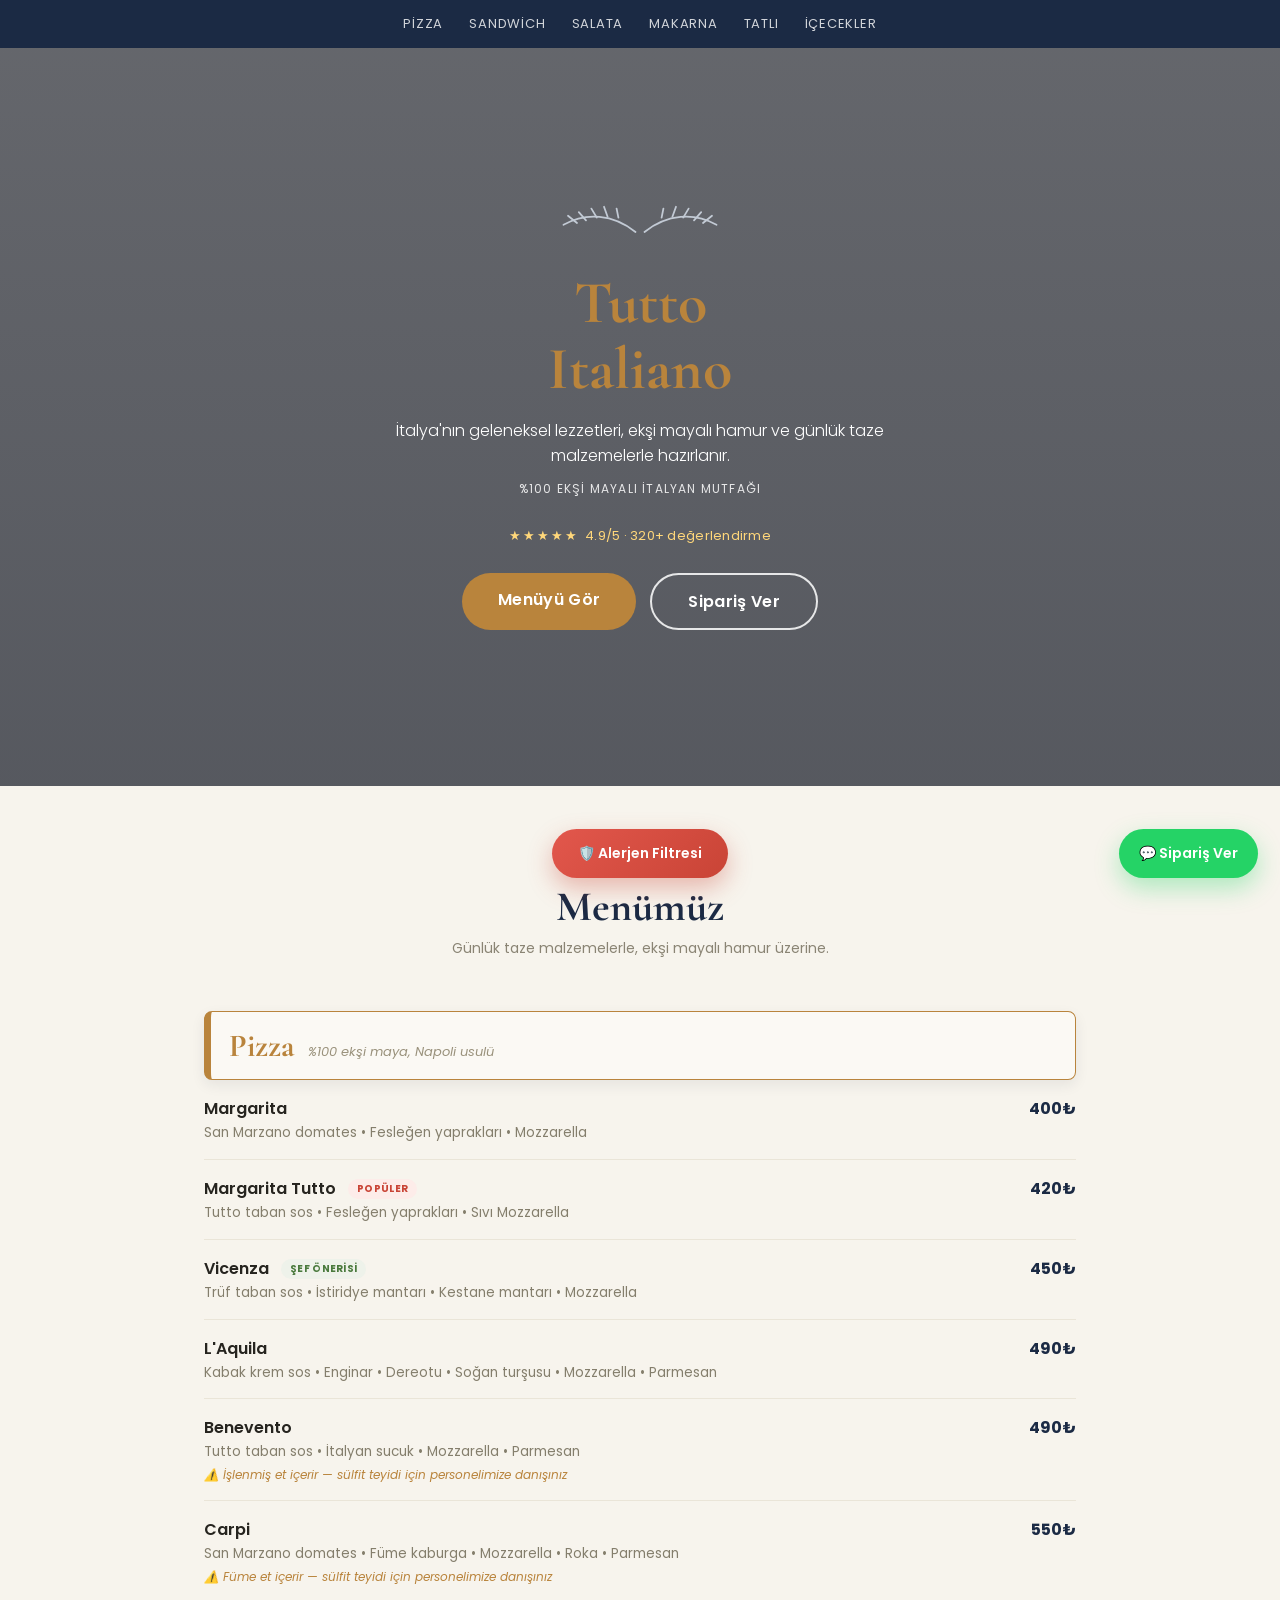
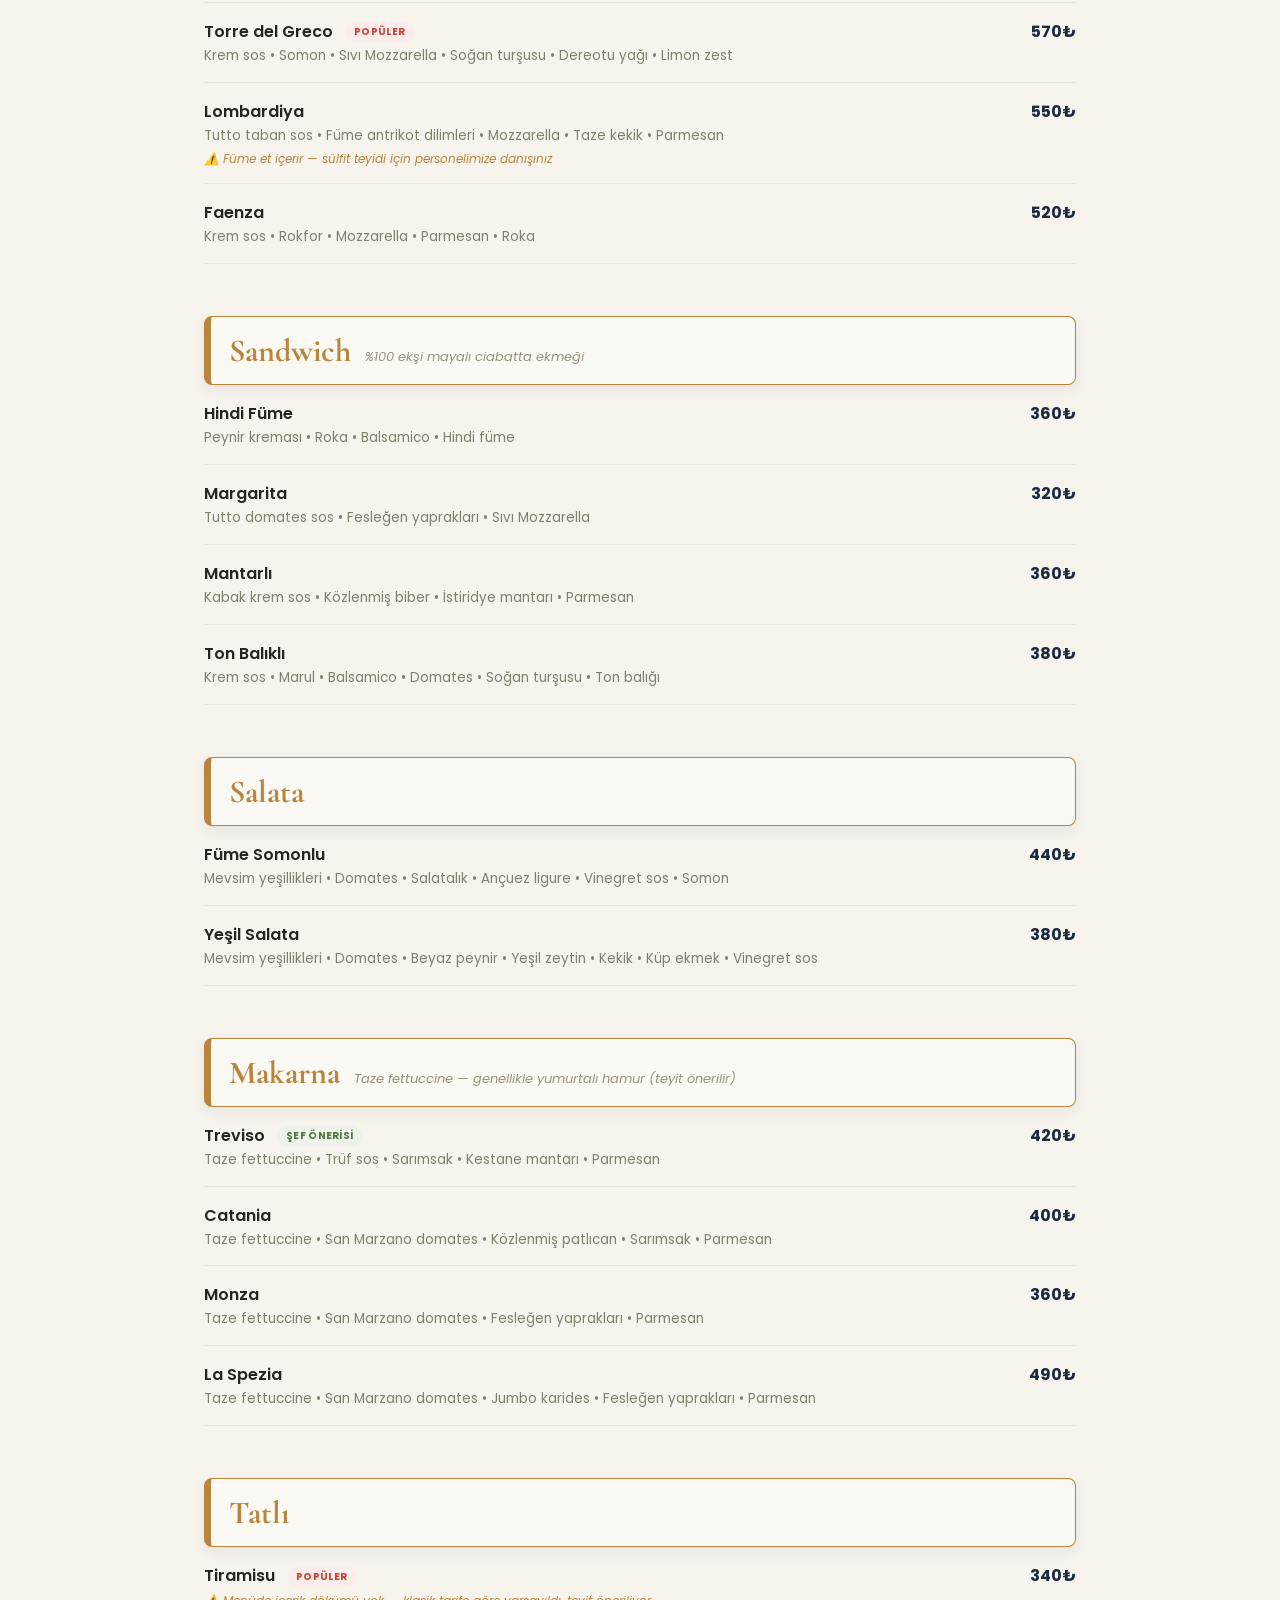
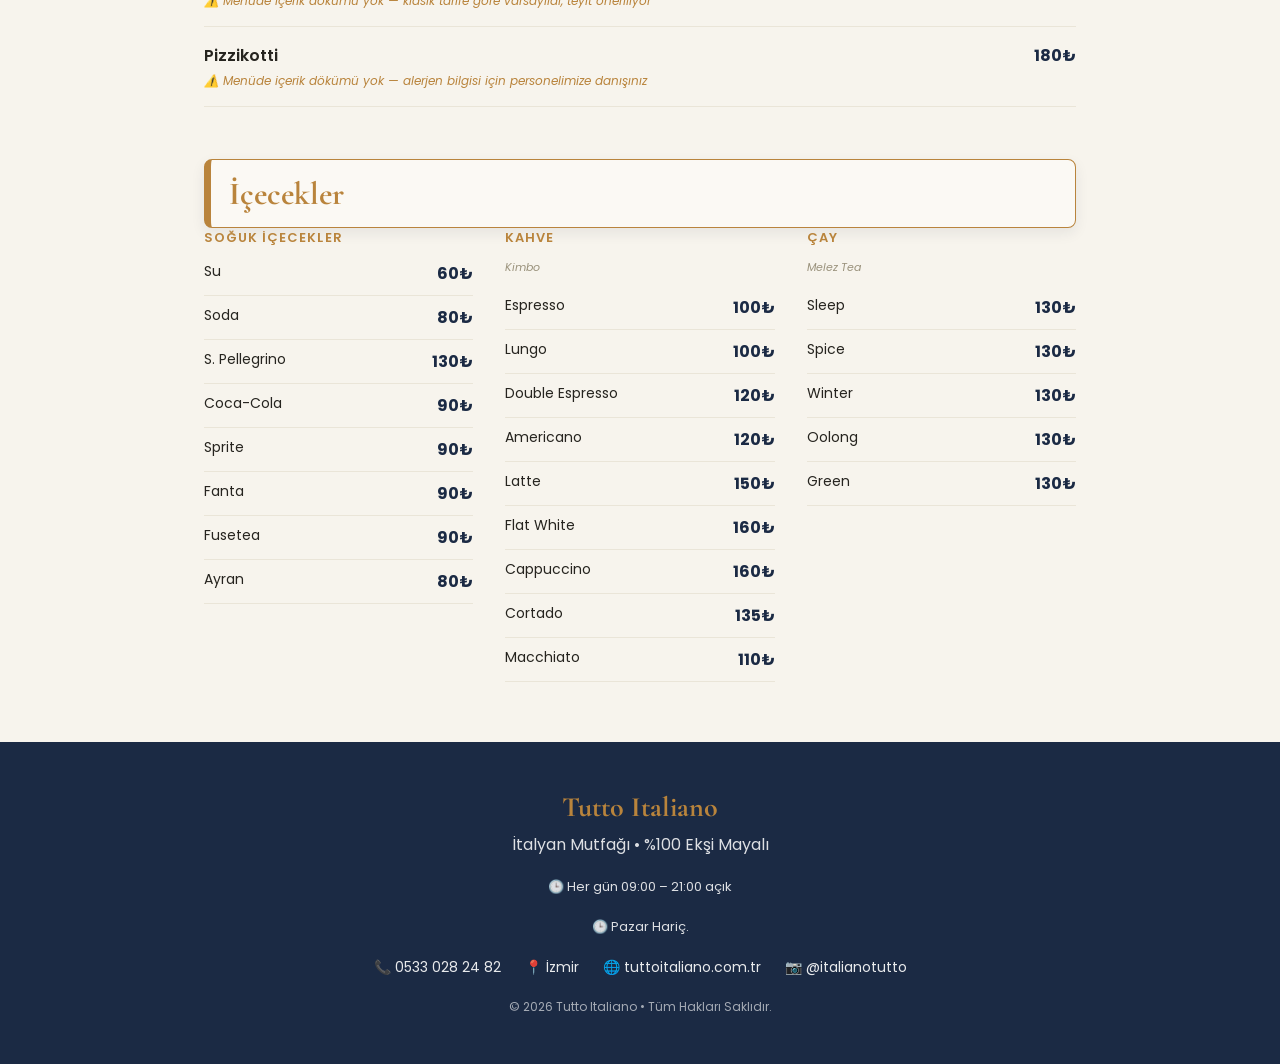
<file: index.html>
<!DOCTYPE html>
<html lang="tr">
<head>
<meta charset="UTF-8">
<meta name="viewport" content="width=device-width, initial-scale=1.0">
<title>Tutto Italiano | İzmir'de İtalyan Mutfağı</title>
<meta name="description" content="Tutto Italiano — İzmir'de %100 ekşi mayalı İtalyan mutfağı. Napoli usulü pizza, taze fettuccine, sandviç, salata ve daha fazlası. Hemen rezervasyon yapın veya sipariş verin.">
<meta property="og:type" content="restaurant.restaurant">
<meta property="og:title" content="Tutto Italiano | İzmir'de İtalyan Mutfağı">
<meta property="og:description" content="İzmir'de %100 ekşi mayalı İtalyan mutfağı. Napoli usulü pizza, taze fettuccine, sandviç, salata ve daha fazlası.">
<meta property="og:image" content="https://images.unsplash.com/photo-1513104890138-7c749659a591?q=80&w=1600&auto=format&fit=crop">
<meta property="og:locale" content="tr_TR">
<meta name="twitter:card" content="summary_large_image">
<meta name="twitter:title" content="Tutto Italiano | İzmir'de İtalyan Mutfağı">
<meta name="twitter:description" content="İzmir'de %100 ekşi mayalı İtalyan mutfağı. Napoli usulü pizza, taze fettuccine ve daha fazlası.">
<meta name="twitter:image" content="https://images.unsplash.com/photo-1513104890138-7c749659a591?q=80&w=1600&auto=format&fit=crop">
<link rel="preconnect" href="https://fonts.googleapis.com">
<link rel="preconnect" href="https://fonts.gstatic.com" crossorigin>
<link href="https://fonts.googleapis.com/css2?family=Poppins:wght@300;400;500;600&family=Cormorant+Garamond:ital,wght@0,600;0,700;1,600&display=swap" rel="stylesheet">
<style>
html{scroll-behavior:smooth}
:root{
  --cream:#f7f4ed;
  --paper:#fbf9f4;
  --ink:#26241f;
  --navy:#1b2a44;
  --gold:#b9843c;
  --line:#e2d9c4;
}
*{box-sizing:border-box}
body{margin:0;font-family:Poppins,sans-serif;background:var(--cream);color:var(--ink)}
body.modal-open{overflow:hidden}
a{color:inherit}

nav{
  position:sticky;top:0;z-index:10;
  display:flex;justify-content:center;gap:26px;flex-wrap:wrap;
  background:var(--navy);padding:14px 20px;
}
nav a{
  font-size:13px;letter-spacing:.06em;text-transform:uppercase;
  text-decoration:none;color:#fff;opacity:.8;transition:opacity .2s;
}
nav a:hover,nav a:focus-visible{opacity:1;text-decoration:underline}

header{
  min-height:82vh;display:flex;justify-content:center;align-items:center;text-align:center;color:#fff;
  background:linear-gradient(rgba(10,15,28,.62),rgba(10,15,28,.68)),url('https://images.unsplash.com/photo-1513104890138-7c749659a591?q=80&w=1600&auto=format&fit=crop') center/cover;
  padding:50px 20px;
}
.wreath{width:180px;height:auto;margin:0 auto 4px;opacity:.92}
.logo{font:700 60px 'Cormorant Garamond',serif;line-height:1.1;color:var(--gold)}
.hero-text{max-width:520px;margin:16px auto 4px;font-weight:300}
.hero-tag{letter-spacing:.1em;text-transform:uppercase;font-size:12px;opacity:.85}
.btn{
  display:inline-block;padding:14px 36px;background:var(--gold);
  color:#fff;text-decoration:none;border-radius:40px;font-weight:600;letter-spacing:.02em;
  transition:transform .2s,box-shadow .2s;
}
.btn:hover,.btn:focus-visible{transform:translateY(-2px);box-shadow:0 8px 20px rgba(0,0,0,.3)}

section{max-width:920px;margin:auto;padding:60px 24px}
h2{font:700 42px 'Cormorant Garamond',serif;color:var(--navy);text-align:center;margin-bottom:6px}
.subtitle{text-align:center;color:#8a8474;margin-top:0;margin-bottom:0;font-size:14px}

.category{
  scroll-margin-top:70px;
  display:flex;align-items:baseline;gap:14px;
  margin-top:52px;padding:14px 18px;
  background:var(--paper);border:1px solid var(--gold);border-left:7px solid var(--gold);
  border-radius:8px;box-shadow:0 5px 14px rgba(27,42,68,.08);
}
.category b{font:700 32px 'Cormorant Garamond',serif;color:var(--gold)}
.category small{color:#9a927c;font-size:13px;font-style:italic}

.item{display:flex;justify-content:space-between;gap:20px;padding:16px 0;border-bottom:1px solid #eae5d8}
.item .name{font-weight:600}
.item .desc{display:block;margin-top:3px;color:#847e6c;font-size:13.5px;line-height:1.4}
.item .allergen-note{display:block;margin-top:5px;color:#b9843c;font-size:12px;font-style:italic;line-height:1.4}
.price{font-weight:700;color:var(--navy);white-space:nowrap}

.drinks-grid{display:grid;grid-template-columns:repeat(3,1fr);gap:0 32px}
.drinks-grid .col h4{
  font:600 13px Poppins,sans-serif;letter-spacing:.08em;text-transform:uppercase;
  color:var(--gold);margin:0 0 4px;
}
.drinks-grid .col .sub{font-size:11px;color:#9a927c;margin-bottom:10px;font-style:italic}
.drinks-grid .item{padding:9px 0}
.drinks-grid .item .name{font-size:14px;font-weight:400}

footer{background:var(--navy);color:#fff;text-align:center;padding:48px 20px}
footer h3{font:700 28px 'Cormorant Garamond',serif;margin:0 0 8px;color:var(--gold)}
footer .tagline{opacity:.85;margin:0 0 20px}
.footer-info{
  display:flex;justify-content:center;gap:24px;flex-wrap:wrap;margin-bottom:20px;
}
.footer-info a{text-decoration:none;opacity:.9;font-size:14px}
.footer-info a:hover,.footer-info a:focus-visible{opacity:1;text-decoration:underline}
.copyright{font-size:12px;opacity:.6;margin:0}

@media(max-width:640px){
  .item{flex-direction:column;gap:2px}
  .logo{font-size:44px}
  .wreath{width:130px}
  nav{gap:14px;padding:12px}
  nav a{font-size:11px}
  .drinks-grid{grid-template-columns:1fr;gap:24px}
  .category{align-items:flex-start;flex-direction:column;gap:2px;padding:12px 14px}
  .category b{font-size:26px}
  .allergen-grid{grid-template-columns:1fr}
}

@media (prefers-reduced-motion: reduce){
  .btn{transition:none}
}

/* Allergen filter */
.allergen-fab{
  position:fixed;left:50%;bottom:22px;transform:translateX(-50%);
  display:flex;align-items:center;gap:8px;
  background:linear-gradient(135deg,#e2574c,#c94436);color:#fff;
  border:none;padding:14px 26px;border-radius:40px;font:600 14px Poppins,sans-serif;
  box-shadow:0 10px 24px rgba(201,68,54,.35);cursor:pointer;z-index:20;
}
.allergen-fab:hover,.allergen-fab:focus-visible{box-shadow:0 12px 28px rgba(201,68,54,.45)}
.allergen-badge{
  background:#fff;color:#c94436;font-size:11px;font-weight:700;
  border-radius:50%;width:18px;height:18px;display:none;align-items:center;justify-content:center;
}
.allergen-badge.show{display:inline-flex}

.allergen-overlay{
  display:none;position:fixed;inset:0;background:rgba(15,20,30,.55);z-index:30;
  justify-content:center;align-items:flex-end;
}
.allergen-overlay.open{display:flex}
.allergen-modal{
  background:#fff;width:100%;max-width:560px;max-height:88vh;overflow-y:auto;
  border-radius:24px 24px 0 0;padding:26px 24px 30px;
}
@media(min-width:640px){
  .allergen-overlay{align-items:center}
  .allergen-modal{border-radius:20px;margin:20px}
}
.allergen-modal-head{display:flex;justify-content:space-between;align-items:center;border-bottom:1px solid var(--line);padding-bottom:14px;margin-bottom:16px}
.allergen-modal-head h3{font:700 24px 'Cormorant Garamond',serif;margin:0;color:var(--navy)}
.allergen-close{background:none;border:none;font-size:22px;line-height:1;cursor:pointer;color:#888;padding:4px}
.allergen-modal p.desc{color:#736c58;font-size:13.5px;margin:0 0 20px}
.allergen-grid{display:grid;grid-template-columns:1fr 1fr;gap:10px}
.allergen-pill{
  display:flex;align-items:center;gap:8px;justify-content:center;
  background:#f1efe8;border:2px solid transparent;border-radius:40px;
  padding:12px 14px;font-size:14px;font-weight:500;cursor:pointer;color:var(--ink);
  transition:background .15s,border-color .15s;
}
.allergen-pill.active{background:#fdece9;border-color:#e2574c;color:#c94436;font-weight:600}
.allergen-apply{
  width:100%;margin-top:22px;padding:15px;border:none;border-radius:40px;
  background:linear-gradient(135deg,#e2574c,#c94436);color:#fff;font:600 15px Poppins,sans-serif;
  cursor:pointer;
}
.allergen-clear{
  width:100%;margin-top:10px;padding:12px;border:none;border-radius:40px;
  background:none;color:#8a8474;font:500 13px Poppins,sans-serif;cursor:pointer;text-decoration:underline;
}
.item.allergen-hidden{display:none}
.no-results{color:#9a927c;font-size:13.5px;font-style:italic;padding:8px 0}

/* Sales & polish additions */
.hero-cta-group{display:flex;gap:14px;flex-wrap:wrap;justify-content:center;margin-top:26px}
.btn-outline{background:transparent;border:2px solid rgba(255,255,255,.85);box-shadow:none}
.btn-outline:hover,.btn-outline:focus-visible{background:rgba(255,255,255,.14)}
.hero-rating{display:inline-flex;align-items:center;gap:6px;margin-top:16px;font-size:13px;letter-spacing:.02em;color:#ffd77a;text-decoration:none;transition:opacity .2s}
.hero-rating:hover,.hero-rating:focus-visible{opacity:.85;text-decoration:underline}
.hero-rating .stars{letter-spacing:2px}

.tag-badge{display:inline-block;margin-left:8px;padding:2px 9px;border-radius:20px;font-size:10px;font-weight:700;letter-spacing:.03em;text-transform:uppercase;vertical-align:middle}
.tag-badge.popular{background:#fdece9;color:#c94436}
.tag-badge.chef{background:#eef2ea;color:#4a7a3d}

.item:hover{background:#f5f1e6}
.drinks-grid .item:hover{background:transparent}

.reveal{opacity:0;transform:translateY(18px);transition:opacity .6s ease,transform .6s ease}
.reveal.visible{opacity:1;transform:none}

.whatsapp-fab{
  position:fixed;right:22px;bottom:22px;z-index:20;display:flex;align-items:center;gap:8px;
  background:#25d366;color:#fff;text-decoration:none;padding:14px 20px;border-radius:40px;
  font:600 14px Poppins,sans-serif;box-shadow:0 10px 24px rgba(37,211,102,.35);
  transition:transform .2s,box-shadow .2s;
}
.whatsapp-fab:hover,.whatsapp-fab:focus-visible{transform:translateY(-2px);box-shadow:0 12px 28px rgba(37,211,102,.45)}

.footer-hours{font-size:13px;opacity:.85;margin:0 0 20px}

@media(max-width:640px){
  .hero-cta-group{flex-direction:column;align-items:stretch}
  .whatsapp-fab{right:14px;bottom:14px;padding:12px 16px;font-size:13px}
  .allergen-fab{padding:12px 20px;font-size:13px}
}

@media (prefers-reduced-motion: reduce){
  .reveal{transition:none;opacity:1;transform:none}
}
</style>

<script type="application/ld+json">
{
  "@context": "https://schema.org",
  "@type": "Restaurant",
  "name": "Tutto Italiano",
  "servesCuisine": "İtalyan",
  "priceRange": "₺₺",
  "telephone": "+905330282482",
  "address": {
    "@type": "PostalAddress",
    "streetAddress": "Ataşehir, 8220. Sk. No:28/A",
    "addressLocality": "Çiğli/İzmir",
    "addressCountry": "TR"
  },
  "geo": {
    "@type": "GeoCoordinates",
    "latitude": 38.4928157,
    "longitude": 27.0520182
  },
  "hasMap": "https://www.google.com/maps/place/Tutto+Italiano,+Ata%C5%9Fehir,+8220.+Sk.+28%2FA,+35620+%C3%87i%C4%9Fli%2F%C4%B0zmir/data=!4m2!3m1!1s0x14bbd1d3eb0d861b:0xad5d94c444c9d91!17m2!4m1!1e3!18m1!1e1",
  "url": "https://tuttoitaliano.com.tr",
  "sameAs": ["https://instagram.com/italianotutto"],
  "image": "https://images.unsplash.com/photo-1513104890138-7c749659a591?q=80&w=1600&auto=format&fit=crop",
  "aggregateRating": {
    "@type": "AggregateRating",
    "ratingValue": "4.9",
    "reviewCount": "134"
  },
  "menu": "https://tuttoitaliano.com.tr/#menu"
}
</script>
</head>
<body>

<nav aria-label="Menü kategorileri">
<a href="#pizza">Pizza</a>
<a href="#sandwich">Sandwich</a>
<a href="#salata">Salata</a>
<a href="#makarna">Makarna</a>
<a href="#tatli">Tatlı</a>
<a href="#icecekler">İçecekler</a>
</nav>

<header>
<div>
<svg class="wreath" viewBox="0 0 200 60" fill="none" xmlns="http://www.w3.org/2000/svg" aria-hidden="true">
  <g stroke="#cbd3de" stroke-width="2" fill="none" stroke-linecap="round">
    <path d="M95 30 C70 10, 40 8, 15 22"/>
    <path d="M30 20 L20 12 M40 17 L32 8 M52 14 L46 4 M64 13 L60 2 M76 14 L74 4"/>
  </g>
  <g stroke="#cbd3de" stroke-width="2" fill="none" stroke-linecap="round">
    <path d="M105 30 C130 10, 160 8, 185 22"/>
    <path d="M170 20 L180 12 M160 17 L168 8 M148 14 L154 4 M136 13 L140 2 M124 14 L126 4"/>
  </g>
</svg>
<div class="logo">Tutto<br>Italiano</div>
<p class="hero-text">İtalya'nın geleneksel lezzetleri, ekşi mayalı hamur ve günlük taze malzemelerle hazırlanır.</p>
<p class="hero-tag">%100 Ekşi Mayalı İtalyan Mutfağı</p>
<a class="hero-rating" href="https://www.google.com/maps/place/Tutto+Italiano/@38.4928157,27.0520182,17z/data=!4m18!1m9!3m8!1s0x14bbd1d3eb0d861b:0xad5d94c444c9d91!2sTutto+Italiano!8m2!3d38.4928157!4d27.0520182!9m1!1b1!16s%2Fg%2F11mzhjl48l!3m7!1s0x14bbd1d3eb0d861b:0xad5d94c444c9d91!8m2!3d38.4928157!4d27.0520182!9m1!1b1!16s%2Fg%2F11mzhjl48l!17m2!4m1!1e3!18m1!1e1" target="_blank" rel="noopener"><span class="stars" aria-hidden="true">★★★★★</span> 4.9/5 · 320+ değerlendirme</a>
<div class="hero-cta-group">
<a class="btn" href="#menu">Menüyü Gör</a>
<a class="btn btn-outline" href="https://wa.me/905330282482?text=Merhaba%2C%20sipari%C5%9F%20vermek%20istiyorum" target="_blank" rel="noopener">Sipariş Ver</a>
</div>
</div>
</header>

<section id="menu">
<h2>Menümüz</h2>
<p class="subtitle">Günlük taze malzemelerle, ekşi mayalı hamur üzerine.</p>

<div class="category reveal" id="pizza"><b>Pizza</b><small>%100 ekşi maya, Napoli usulü</small></div>
<div class="item allergen-item" data-allergens="gluten,sut"><div><span class="name">Margarita</span><span class="desc">San Marzano domates • Fesleğen yaprakları • Mozzarella</span></div><div class="price">400₺</div></div>
<div class="item allergen-item" data-allergens="gluten,sut"><div><span class="name">Margarita Tutto <span class="tag-badge popular">Popüler</span></span><span class="desc">Tutto taban sos • Fesleğen yaprakları • Sıvı Mozzarella</span></div><div class="price">420₺</div></div>
<div class="item allergen-item" data-allergens="gluten,sut"><div><span class="name">Vicenza <span class="tag-badge chef">Şef Önerisi</span></span><span class="desc">Trüf taban sos • İstiridye mantarı • Kestane mantarı • Mozzarella</span></div><div class="price">450₺</div></div>
<div class="item allergen-item" data-allergens="gluten,sut"><div><span class="name">L'Aquila</span><span class="desc">Kabak krem sos • Enginar • Dereotu • Soğan turşusu • Mozzarella • Parmesan</span></div><div class="price">490₺</div></div>
<div class="item allergen-item" data-allergens="gluten,sut,sulfit"><div><span class="name">Benevento</span><span class="desc">Tutto taban sos • İtalyan sucuk • Mozzarella • Parmesan</span><span class="allergen-note">⚠️ İşlenmiş et içerir — sülfit teyidi için personelimize danışınız</span></div><div class="price">490₺</div></div>
<div class="item allergen-item" data-allergens="gluten,sut,sulfit"><div><span class="name">Carpi</span><span class="desc">San Marzano domates • Füme kaburga • Mozzarella • Roka • Parmesan</span><span class="allergen-note">⚠️ Füme et içerir — sülfit teyidi için personelimize danışınız</span></div><div class="price">550₺</div></div>
<div class="item allergen-item" data-allergens="gluten,sut,balik"><div><span class="name">Torre del Greco <span class="tag-badge popular">Popüler</span></span><span class="desc">Krem sos • Somon • Sıvı Mozzarella • Soğan turşusu • Dereotu yağı • Limon zest</span></div><div class="price">570₺</div></div>
<div class="item allergen-item" data-allergens="gluten,sut,sulfit"><div><span class="name">Lombardiya</span><span class="desc">Tutto taban sos • Füme antrikot dilimleri • Mozzarella • Taze kekik • Parmesan</span><span class="allergen-note">⚠️ Füme et içerir — sülfit teyidi için personelimize danışınız</span></div><div class="price">550₺</div></div>
<div class="item allergen-item" data-allergens="gluten,sut"><div><span class="name">Faenza</span><span class="desc">Krem sos • Rokfor • Mozzarella • Parmesan • Roka</span></div><div class="price">520₺</div></div>
<p class="no-results" data-section="pizza" hidden>Seçtiğiniz alerjenlere göre bu kategoride uygun ürün bulunamadı.</p>

<div class="category reveal" id="sandwich"><b>Sandwich</b><small>%100 ekşi mayalı ciabatta ekmeği</small></div>
<div class="item"><div><span class="name">Hindi Füme</span><span class="desc">Peynir kreması • Roka • Balsamico • Hindi füme</span></div><div class="price">360₺</div></div>
<div class="item"><div><span class="name">Margarita</span><span class="desc">Tutto domates sos • Fesleğen yaprakları • Sıvı Mozzarella</span></div><div class="price">320₺</div></div>
<div class="item"><div><span class="name">Mantarlı</span><span class="desc">Kabak krem sos • Közlenmiş biber • İstiridye mantarı • Parmesan</span></div><div class="price">360₺</div></div>
<div class="item"><div><span class="name">Ton Balıklı</span><span class="desc">Krem sos • Marul • Balsamico • Domates • Soğan turşusu • Ton balığı</span></div><div class="price">380₺</div></div>

<div class="category reveal" id="salata"><b>Salata</b></div>
<div class="item"><div><span class="name">Füme Somonlu</span><span class="desc">Mevsim yeşillikleri • Domates • Salatalık • Ançuez ligure • Vinegret sos • Somon</span></div><div class="price">440₺</div></div>
<div class="item"><div><span class="name">Yeşil Salata</span><span class="desc">Mevsim yeşillikleri • Domates • Beyaz peynir • Yeşil zeytin • Kekik • Küp ekmek • Vinegret sos</span></div><div class="price">380₺</div></div>

<div class="category reveal" id="makarna"><b>Makarna</b><small>Taze fettuccine — genellikle yumurtalı hamur (teyit önerilir)</small></div>
<div class="item allergen-item" data-allergens="gluten,yumurta,sut"><div><span class="name">Treviso <span class="tag-badge chef">Şef Önerisi</span></span><span class="desc">Taze fettuccine • Trüf sos • Sarımsak • Kestane mantarı • Parmesan</span></div><div class="price">420₺</div></div>
<div class="item allergen-item" data-allergens="gluten,yumurta,sut"><div><span class="name">Catania</span><span class="desc">Taze fettuccine • San Marzano domates • Közlenmiş patlıcan • Sarımsak • Parmesan</span></div><div class="price">400₺</div></div>
<div class="item allergen-item" data-allergens="gluten,yumurta,sut"><div><span class="name">Monza</span><span class="desc">Taze fettuccine • San Marzano domates • Fesleğen yaprakları • Parmesan</span></div><div class="price">360₺</div></div>
<div class="item allergen-item" data-allergens="gluten,yumurta,sut,kabuklu-deniz"><div><span class="name">La Spezia</span><span class="desc">Taze fettuccine • San Marzano domates • Jumbo karides • Fesleğen yaprakları • Parmesan</span></div><div class="price">490₺</div></div>
<p class="no-results" data-section="makarna" hidden>Seçtiğiniz alerjenlere göre bu kategoride uygun ürün bulunamadı.</p>

<div class="category reveal" id="tatli"><b>Tatlı</b></div>
<div class="item allergen-item" data-allergens="gluten,sut,yumurta"><div><span class="name">Tiramisu <span class="tag-badge popular">Popüler</span></span><span class="allergen-note">⚠️ Menüde içerik dökümü yok — klasik tarife göre varsayıldı, teyit öneriliyor</span></div><div class="price">340₺</div></div>
<div class="item allergen-item" data-allergens="gluten"><div><span class="name">Pizzikotti</span><span class="allergen-note">⚠️ Menüde içerik dökümü yok — alerjen bilgisi için personelimize danışınız</span></div><div class="price">180₺</div></div>
<p class="no-results" data-section="tatli" hidden>Seçtiğiniz alerjenlere göre bu kategoride uygun ürün bulunamadı.</p>

<div class="category reveal" id="icecekler"><b>İçecekler</b></div>
<div class="drinks-grid">
  <div class="col">
    <h4>Soğuk İçecekler</h4>
    <div class="item"><div class="name">Su</div><div class="price">60₺</div></div>
    <div class="item"><div class="name">Soda</div><div class="price">80₺</div></div>
    <div class="item"><div class="name">S. Pellegrino</div><div class="price">130₺</div></div>
    <div class="item"><div class="name">Coca-Cola</div><div class="price">90₺</div></div>
    <div class="item"><div class="name">Sprite</div><div class="price">90₺</div></div>
    <div class="item"><div class="name">Fanta</div><div class="price">90₺</div></div>
    <div class="item"><div class="name">Fusetea</div><div class="price">90₺</div></div>
    <div class="item"><div class="name">Ayran</div><div class="price">80₺</div></div>
  </div>
  <div class="col">
    <h4>Kahve</h4>
    <p class="sub">Kimbo</p>
    <div class="item"><div class="name">Espresso</div><div class="price">100₺</div></div>
    <div class="item"><div class="name">Lungo</div><div class="price">100₺</div></div>
    <div class="item"><div class="name">Double Espresso</div><div class="price">120₺</div></div>
    <div class="item"><div class="name">Americano</div><div class="price">120₺</div></div>
    <div class="item"><div class="name">Latte</div><div class="price">150₺</div></div>
    <div class="item"><div class="name">Flat White</div><div class="price">160₺</div></div>
    <div class="item"><div class="name">Cappuccino</div><div class="price">160₺</div></div>
    <div class="item"><div class="name">Cortado</div><div class="price">135₺</div></div>
    <div class="item"><div class="name">Macchiato</div><div class="price">110₺</div></div>
  </div>
  <div class="col">
    <h4>Çay</h4>
    <p class="sub">Melez Tea</p>
    <div class="item"><div class="name">Sleep</div><div class="price">130₺</div></div>
    <div class="item"><div class="name">Spice</div><div class="price">130₺</div></div>
    <div class="item"><div class="name">Winter</div><div class="price">130₺</div></div>
    <div class="item"><div class="name">Oolong</div><div class="price">130₺</div></div>
    <div class="item"><div class="name">Green</div><div class="price">130₺</div></div>
  </div>
</div>

</section>

<footer>
<h3>Tutto Italiano</h3>
<p class="tagline">İtalyan Mutfağı • %100 Ekşi Mayalı</p>
<p class="footer-hours">🕒 Her gün 09:00 – 21:00 açık</p>
<p class="footer-hours">🕒 Pazar Hariç. </p>
<div class="footer-info">
<a href="tel:+905330282482">📞 0533 028 24 82</a>
<a href="https://www.google.com/maps/place/Tutto+Italiano,+Ata%C5%9Fehir,+8220.+Sk.+28%2FA,+35620+%C3%87i%C4%9Fli%2F%C4%B0zmir/data=!4m2!3m1!1s0x14bbd1d3eb0d861b:0xad5d94c444c9d91!17m2!4m1!1e3!18m1!1e1" target="_blank" rel="noopener">📍 İzmir</a>
<a href="https://tuttoitaliano.com.tr" target="_blank" rel="noopener">🌐 tuttoitaliano.com.tr</a>
<a href="https://instagram.com/italianotutto" target="_blank" rel="noopener">📷 @italianotutto</a>
</div>
<p class="copyright">© 2026 Tutto Italiano • Tüm Hakları Saklıdır.</p>
</footer>

<a class="whatsapp-fab" href="https://wa.me/905330282482?text=Merhaba%2C%20sipari%C5%9F%20vermek%20istiyorum" target="_blank" rel="noopener" aria-label="WhatsApp'tan sipariş ver">
  💬 Sipariş Ver
</a>

<button type="button" class="allergen-fab" id="allergenOpenBtn" aria-haspopup="dialog" aria-expanded="false" aria-controls="allergenOverlay">
  🛡️ Alerjen Filtresi <span class="allergen-badge" id="allergenBadge">0</span>
</button>

<div class="allergen-overlay" id="allergenOverlay">
  <div class="allergen-modal" role="dialog" aria-modal="true" aria-labelledby="allergenTitle">
    <div class="allergen-modal-head">
      <h3 id="allergenTitle">Alerjen Seçimi</h3>
      <button type="button" class="allergen-close" id="allergenCloseBtn" aria-label="Kapat">✕</button>
    </div>
    <p class="desc">Lütfen alerjiniz olan içerikleri seçiniz. Bu içeriklere sahip ürünler Pizza, Makarna ve Tatlı kategorilerinde gizlenecektir.</p>
    <div class="allergen-grid" id="allergenGrid">
      <button type="button" class="allergen-pill" data-allergen="gluten">🌾 Gluten</button>
      <button type="button" class="allergen-pill" data-allergen="sut">🥛 Süt</button>
      <button type="button" class="allergen-pill" data-allergen="yumurta">🥚 Yumurta</button>
      <button type="button" class="allergen-pill" data-allergen="balik">🐟 Balık</button>
      <button type="button" class="allergen-pill" data-allergen="kabuklu-deniz">🦐 Kabuklu Deniz</button>
      <button type="button" class="allergen-pill" data-allergen="yer-fistigi">🥜 Yer Fıstığı</button>
      <button type="button" class="allergen-pill" data-allergen="kuruyemis">🌰 Kuruyemiş</button>
      <button type="button" class="allergen-pill" data-allergen="kereviz">🥬 Kereviz</button>
      <button type="button" class="allergen-pill" data-allergen="hardal">🟡 Hardal</button>
      <button type="button" class="allergen-pill" data-allergen="susam">◦ Susam</button>
      <button type="button" class="allergen-pill" data-allergen="soya">🌱 Soya</button>
      <button type="button" class="allergen-pill" data-allergen="sulfit">⚗️ Sülfitler</button>
      <button type="button" class="allergen-pill" data-allergen="aci-bakla">🫘 Acı Bakla</button>
      <button type="button" class="allergen-pill" data-allergen="yumusakcalar">🐚 Yumuşakçalar</button>
    </div>
    <button type="button" class="allergen-apply" id="allergenApplyBtn">Filtreyi Uygula</button>
    <button type="button" class="allergen-clear" id="allergenClearBtn">Filtreyi Temizle</button>
  </div>
</div>

<script>
(function(){
  var selected = new Set();
  var overlay = document.getElementById('allergenOverlay');
  var openBtn = document.getElementById('allergenOpenBtn');
  var closeBtn = document.getElementById('allergenCloseBtn');
  var applyBtn = document.getElementById('allergenApplyBtn');
  var clearBtn = document.getElementById('allergenClearBtn');
  var badge = document.getElementById('allergenBadge');
  var pills = document.querySelectorAll('.allergen-pill');
 var allergenItems = document.querySelectorAll('.allergen-item');
 var categoryIds = ['pizza', 'makarna', 'tatli'];

 function syncModalState(isOpen){
   overlay.classList.toggle('open', isOpen);
   overlay.setAttribute('aria-hidden', String(!isOpen));
   document.body.classList.toggle('modal-open', isOpen);
   openBtn.setAttribute('aria-expanded', String(isOpen));
   if(isOpen){
     closeBtn.focus();
   } else {
     openBtn.focus();
   }
 }

 function updateBadge(){
   badge.textContent = String(selected.size);
   badge.classList.toggle('show', selected.size > 0);
 }

 function updateNoResults(){
   categoryIds.forEach(function(id){
     var cat = document.getElementById(id);
     if(!cat) return;
     var el = cat.nextElementSibling;
     var anyVisible = false;
     while(el && !el.classList.contains('category')){
       if(el.classList.contains('allergen-item') && !el.classList.contains('allergen-hidden')) {
         anyVisible = true;
       }
       if(el.classList.contains('no-results')) {
         el.hidden = anyVisible;
       }
       el = el.nextElementSibling;
     }
   });
 }

 function applyFilter(){
   allergenItems.forEach(function(item){
     var allergens = (item.getAttribute('data-allergens') || '').split(',').filter(Boolean);
     var shouldHide = allergens.some(function(a){ return selected.has(a); });
     item.classList.toggle('allergen-hidden', shouldHide);
   });
   updateNoResults();
   updateBadge();
 }

 function openModal(){ syncModalState(true); }
 function closeModal(){ syncModalState(false); }

 openBtn.addEventListener('click', openModal);
 closeBtn.addEventListener('click', closeModal);
 overlay.addEventListener('click', function(e){ if(e.target === overlay) closeModal(); });
 document.addEventListener('keydown', function(e){
   if(e.key === 'Escape' && overlay.classList.contains('open')) {
     closeModal();
   }
 });

 pills.forEach(function(pill){
   pill.addEventListener('click', function(){
     var val = pill.getAttribute('data-allergen');
     if(selected.has(val)){
       selected.delete(val);
       pill.classList.remove('active');
     } else {
       selected.add(val);
       pill.classList.add('active');
     }
     applyFilter();
   });
 });

 function clearFilter(){
   selected.clear();
   pills.forEach(function(p){ p.classList.remove('active'); });
   applyFilter();
 }

 applyBtn.addEventListener('click', closeModal);
 clearBtn.addEventListener('click', function(){
   clearFilter();
   closeModal();
 });

 overlay.setAttribute('aria-hidden', 'true');
 applyFilter();

 // Scroll-reveal animation for category sections
 var revealEls = document.querySelectorAll('.reveal');
 if('IntersectionObserver' in window && revealEls.length){
   var revealObserver = new IntersectionObserver(function(entries){
     entries.forEach(function(entry){
       if(entry.isIntersecting){
         entry.target.classList.add('visible');
         revealObserver.unobserve(entry.target);
       }
     });
   }, { threshold: 0.15 });
   revealEls.forEach(function(el){ revealObserver.observe(el); });
 } else {
   revealEls.forEach(function(el){ el.classList.add('visible'); });
 }
})();
</script>

</body>
</html>
</file>
